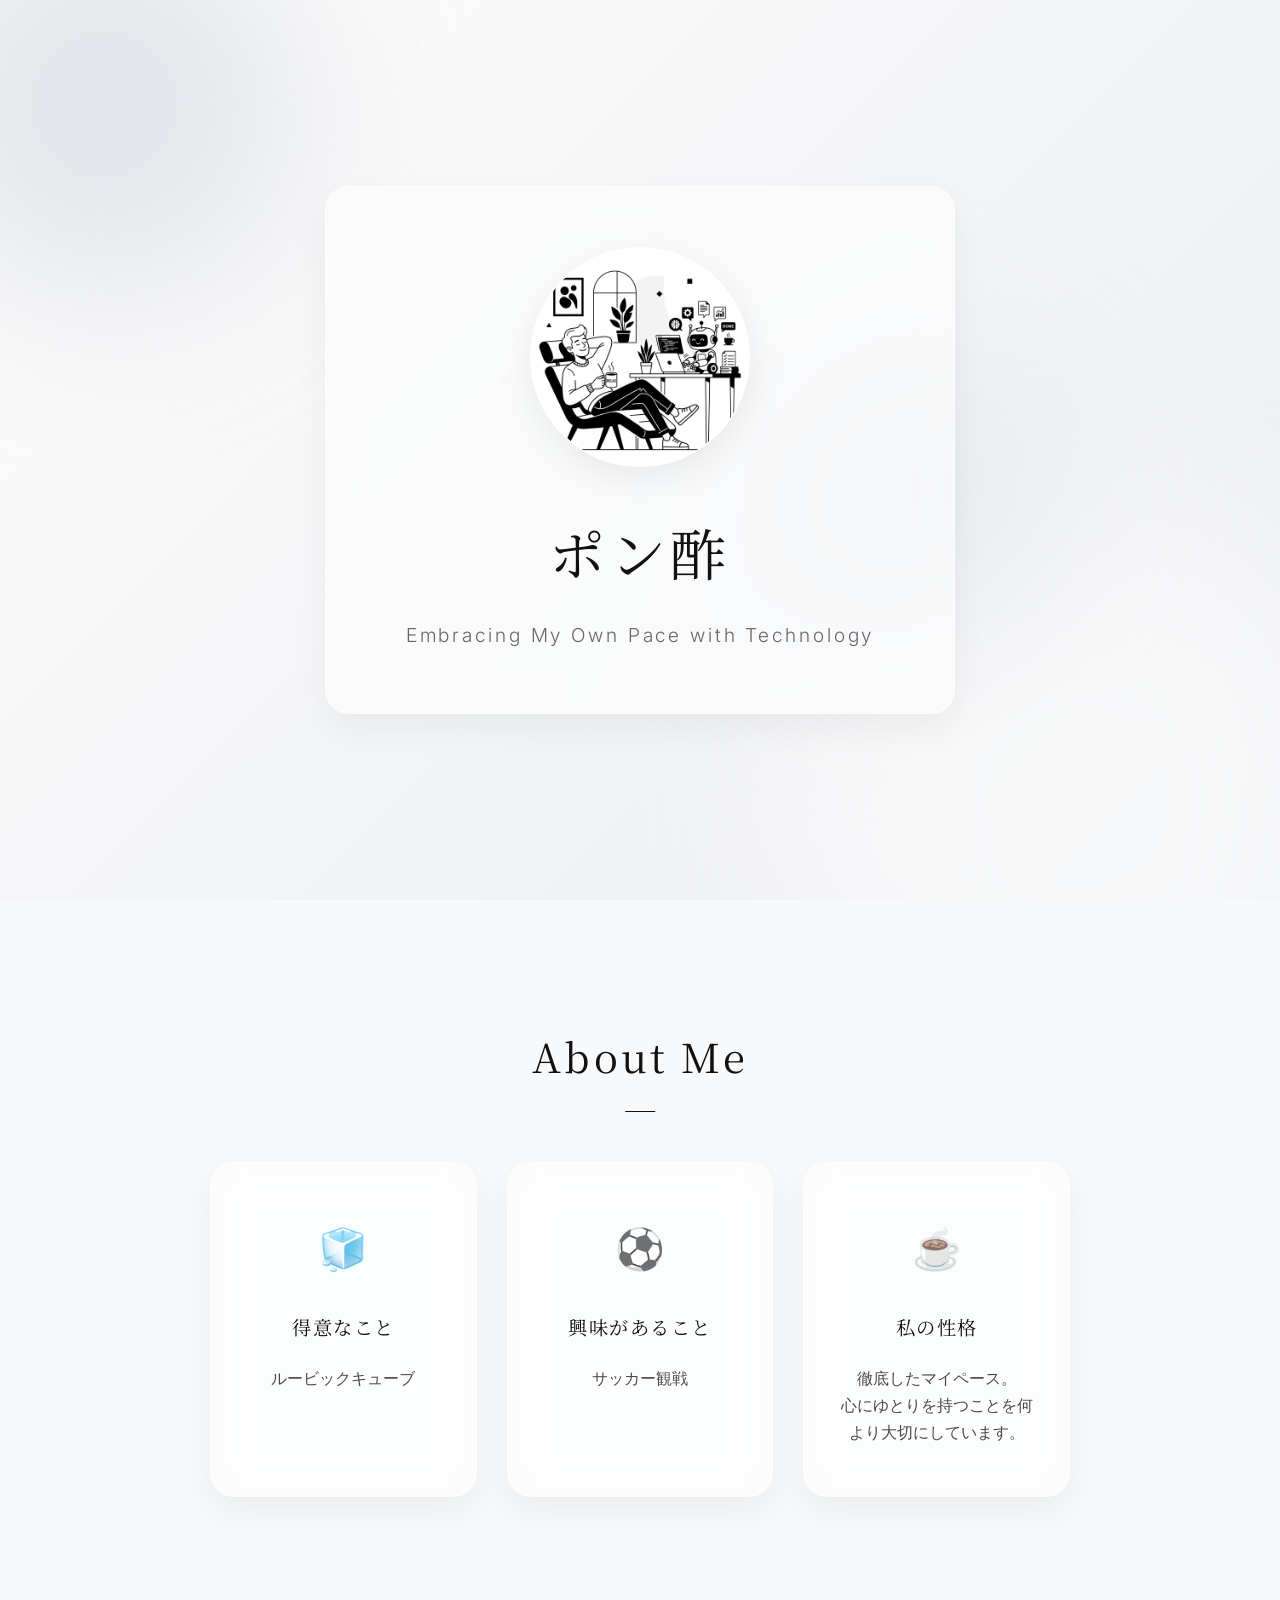
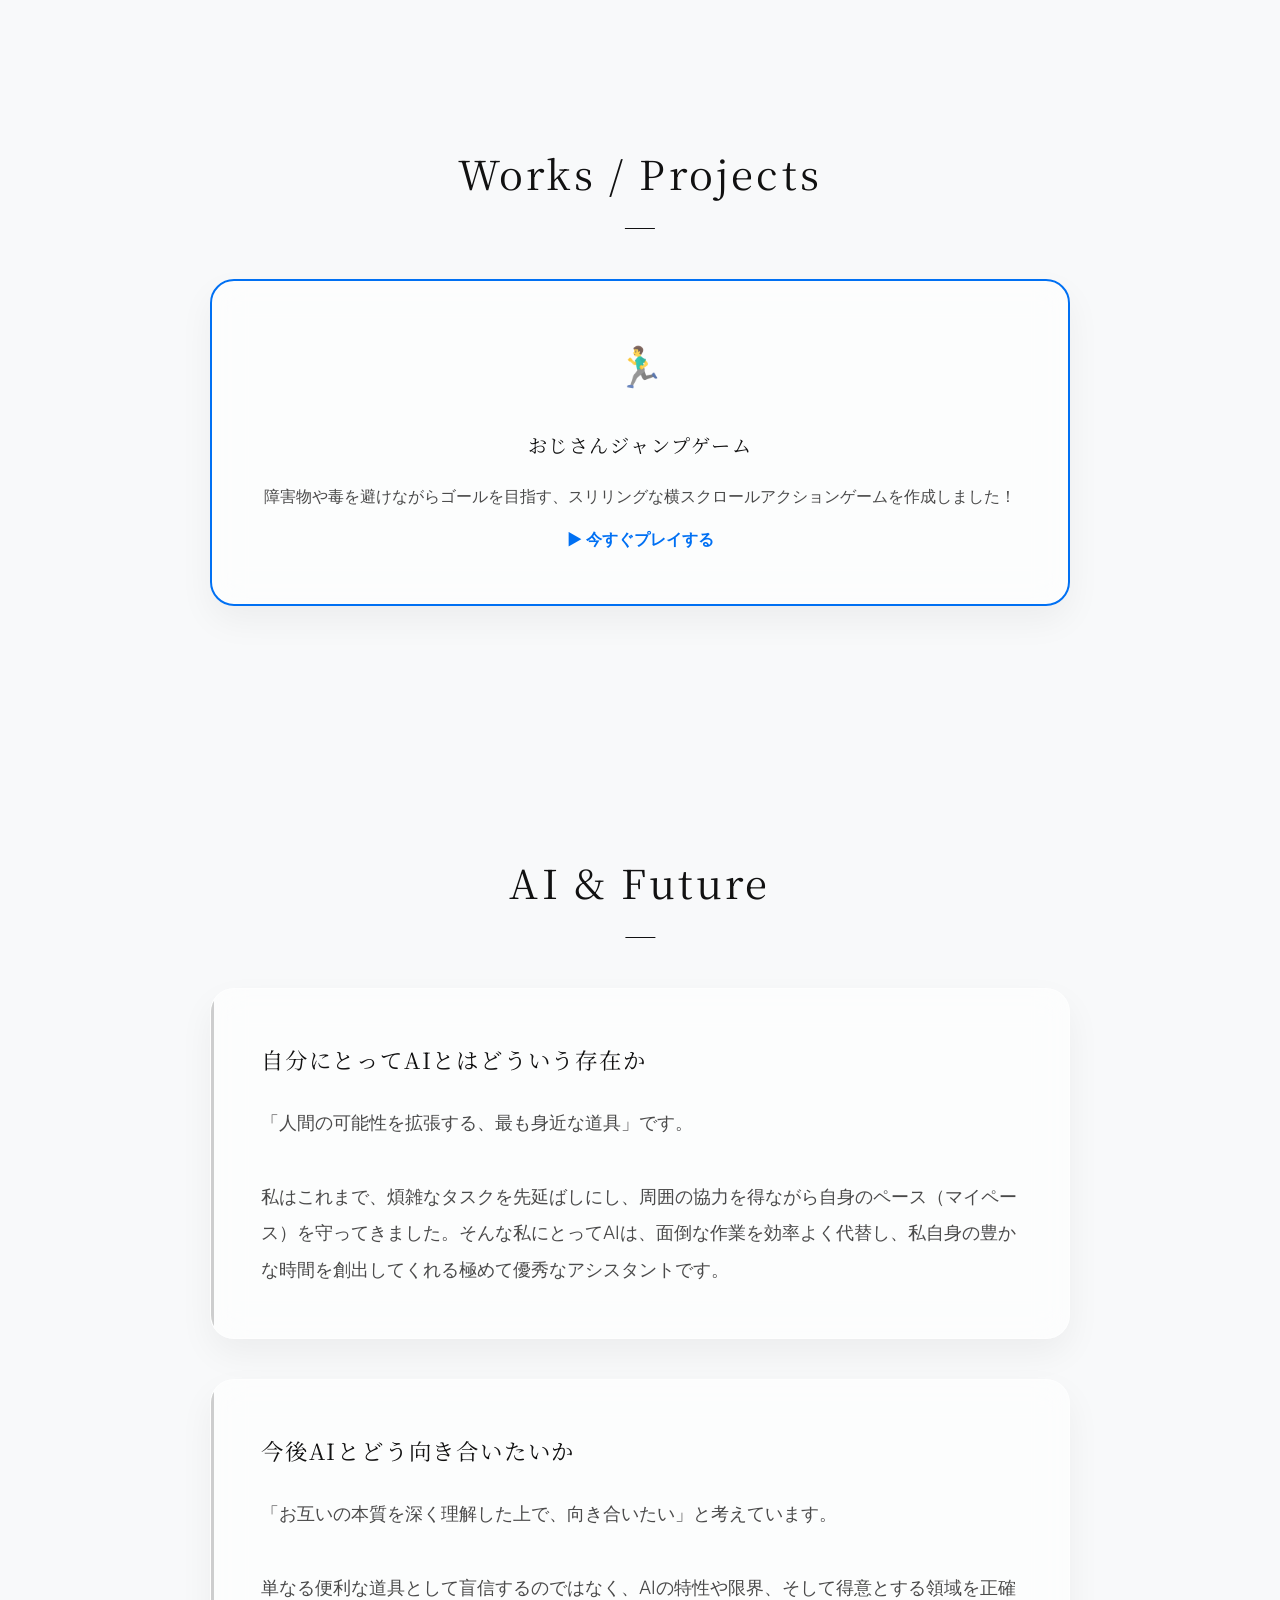
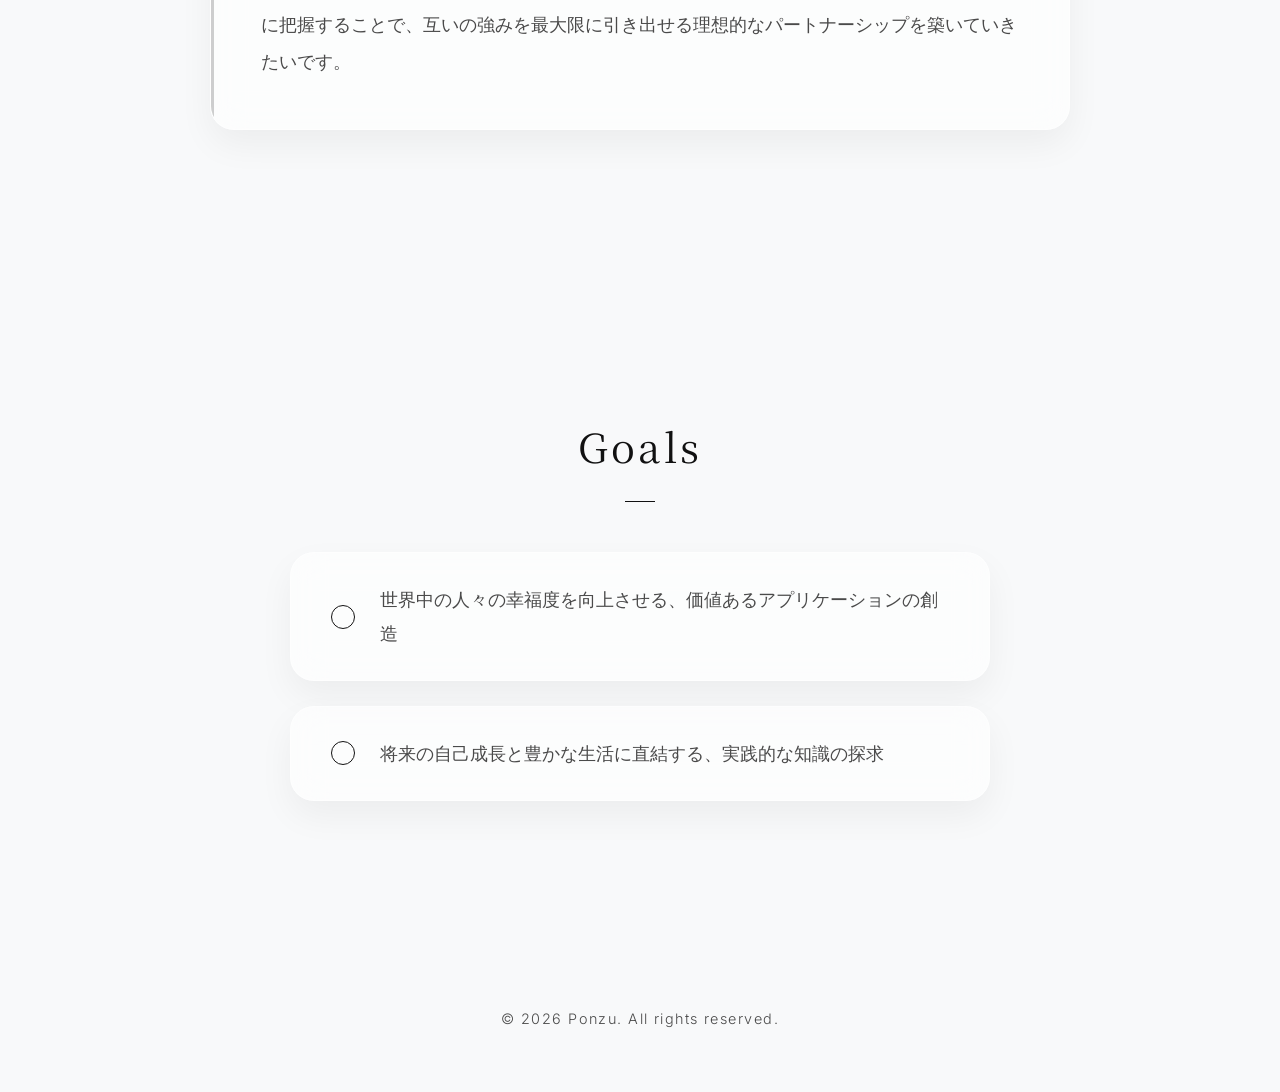
<file: index.html>
<!DOCTYPE html>
<html lang="ja">
<head>
    <meta charset="UTF-8">
    <meta name="viewport" content="width=device-width, initial-scale=1.0">
    <title>ポン酢 - Portfolio</title>
    <link rel="preconnect" href="https://fonts.googleapis.com">
    <link rel="preconnect" href="https://fonts.gstatic.com" crossorigin>
    <link href="https://fonts.googleapis.com/css2?family=Inter:wght@300;400;600&family=Noto+Serif+JP:wght@300;400;600&display=swap" rel="stylesheet">
    <link rel="stylesheet" href="style.css">
</head>
<body>
    <div class="bg-shapes">
        <div class="shape shape-1"></div>
        <div class="shape shape-2"></div>
        <div class="shape shape-3"></div>
    </div>

    <header class="hero">
        <div class="hero-content fade-in">
            <div class="avatar-container">
                <img src="avatar.png" alt="ポン酢のアバター" class="avatar">
            </div>
            <h1 class="name">ポン酢</h1>
            <p class="subtitle">Embracing My Own Pace with Technology</p>
        </div>
    </header>

    <main>
        <section class="section about">
            <div class="container slide-up">
                <h2 class="section-title">About Me</h2>
                <div class="cards">
                    <div class="card">
                        <span class="icon">🧊</span>
                        <h3>得意なこと</h3>
                        <p>ルービックキューブ</p>
                    </div>
                    <div class="card">
                        <span class="icon">⚽</span>
                        <h3>興味があること</h3>
                        <p>サッカー観戦</p>
                    </div>
                    <div class="card">
                        <span class="icon">☕</span>
                        <h3>私の性格</h3>
                        <p>徹底したマイペース。<br>心にゆとりを持つことを何より大切にしています。</p>
                    </div>
                </div>
            </div>
        </section>

        <section class="section projects">
            <div class="container slide-up">
                <h2 class="section-title">Works / Projects</h2>
                <div class="cards">
                    <a href="ojisan-game/index.html" class="card" style="text-decoration: none; color: inherit; display: block; border: 2px solid #0070f3; cursor: pointer;">
                        <span class="icon">🏃‍♂️</span>
                        <h3>おじさんジャンプゲーム</h3>
                        <p>障害物や毒を避けながらゴールを目指す、スリリングな横スクロールアクションゲームを作成しました！</p>
                        <span style="display: inline-block; margin-top: 15px; color: #0070f3; font-weight: bold;">▶ 今すぐプレイする</span>
                    </a>
                </div>
            </div>
        </section>

        <section class="section ai-perspective">
            <div class="container slide-up">
                <h2 class="section-title">AI & Future</h2>
                <div class="content-block">
                    <h3>自分にとってAIとはどういう存在か</h3>
                    <p>「人間の可能性を拡張する、最も身近な道具」です。<br><br>私はこれまで、煩雑なタスクを先延ばしにし、周囲の協力を得ながら自身のペース（マイペース）を守ってきました。そんな私にとってAIは、面倒な作業を効率よく代替し、私自身の豊かな時間を創出してくれる極めて優秀なアシスタントです。</p>
                </div>
                <div class="content-block">
                    <h3>今後AIとどう向き合いたいか</h3>
                    <p>「お互いの本質を深く理解した上で、向き合いたい」と考えています。<br><br>単なる便利な道具として盲信するのではなく、AIの特性や限界、そして得意とする領域を正確に把握することで、互いの強みを最大限に引き出せる理想的なパートナーシップを築いていきたいです。</p>
                </div>
            </div>
        </section>

        <section class="section goals">
            <div class="container slide-up">
                <h2 class="section-title">Goals</h2>
                <ul class="goal-list">
                    <li>
                        <div class="goal-item">
                            <span class="check"></span>
                            <p>世界中の人々の幸福度を向上させる、価値あるアプリケーションの創造</p>
                        </div>
                    </li>
                    <li>
                        <div class="goal-item">
                            <span class="check"></span>
                            <p>将来の自己成長と豊かな生活に直結する、実践的な知識の探求</p>
                        </div>
                    </li>
                </ul>
            </div>
        </section>
    </main>

    <footer class="footer">
        <p>&copy; 2026 Ponzu. All rights reserved.</p>
    </footer>

    <script src="script.js"></script>
</body>
</html>
</file>
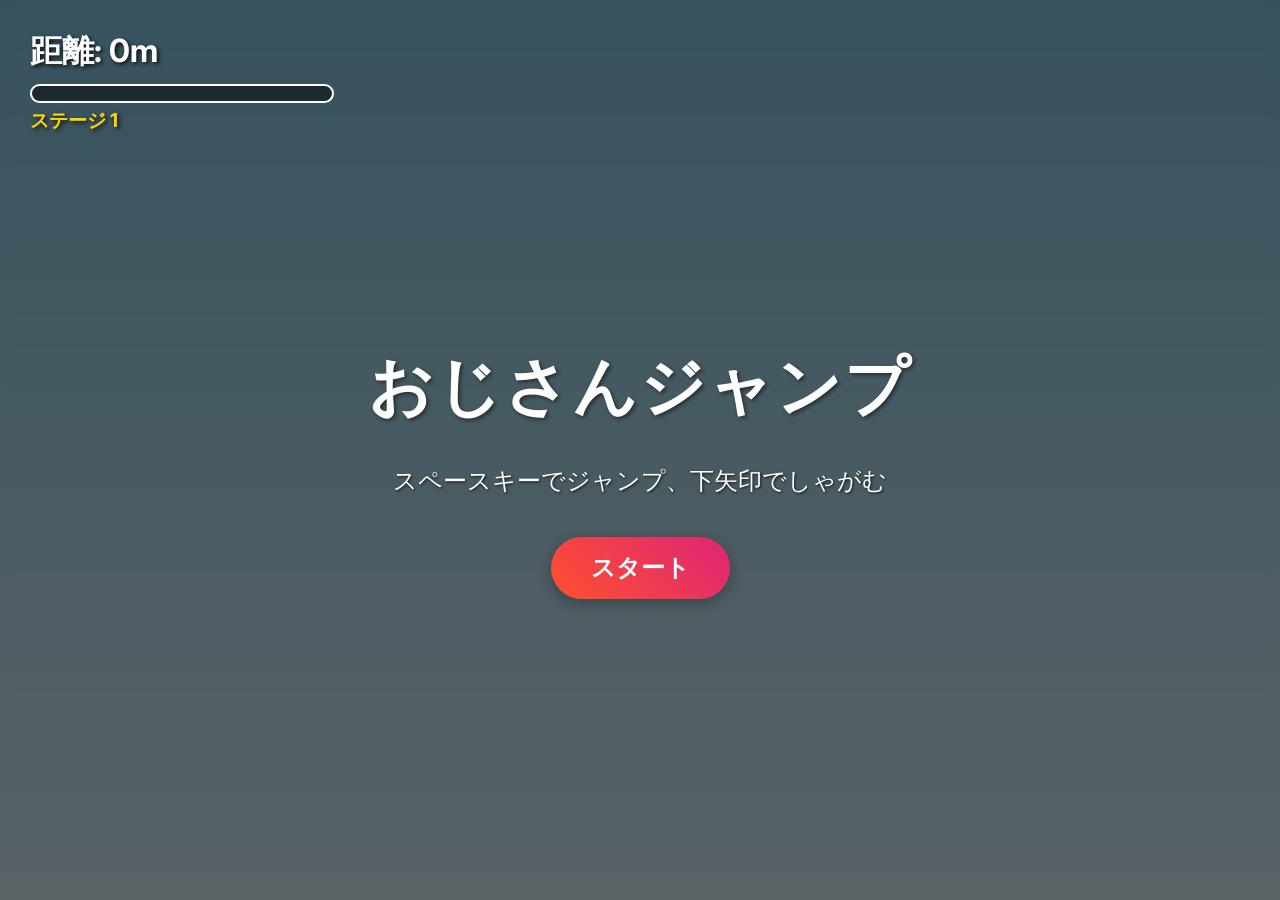
<file: ojisan-game/index.html>
<!DOCTYPE html>
<html lang="ja">
<head>
    <meta charset="UTF-8">
    <meta name="viewport" content="width=device-width, initial-scale=1.0">
    <title>おじさんジャンプ</title>
    <link rel="stylesheet" href="style.css">
    <link href="https://fonts.googleapis.com/css2?family=Inter:wght@400;700&display=swap" rel="stylesheet">
</head>
<body>
    <div id="game-container" class="time-morning">
        <canvas id="gameCanvas"></canvas>
        <div id="ui-layer">
            <div id="start-screen" class="screen active">
                <h1>おじさんジャンプ</h1>
                <p>スペースキーでジャンプ、下矢印でしゃがむ</p>
                <button id="start-btn">スタート</button>
            </div>
            <div id="game-over-screen" class="screen">
                <h2>ゲームオーバー</h2>
                <p>スコア: <span id="final-score">0</span>m</p>
                <button id="restart-btn">もう一度</button>
            </div>
            <div id="game-clear-screen" class="screen">
                <h2 class="spinning-goal">ゴール！</h2>
                <p>ステージクリア！ スコア: <span id="clear-score">0</span>m</p>
                <button id="next-stage-btn">次のステージへ</button>
                <button id="next-btn" style="display:none;">タイトルへ</button>
            </div>
            <div id="hud">
                <div id="score-display">距離: 0m</div>
                <div id="progress-container">
                    <div id="progress-bar"></div>
                </div>
                <div id="stage-display">ステージ 1</div>
            </div>
        </div>
    </div>
    <script src="game.js"></script>
</body>
</html>
</file>
<file: style.css>
:root {
    --bg-color: #f8f9fa;
    --text-color: #2c2c2c;
    --accent-color: #111111;
    --glass-bg: rgba(255, 255, 255, 0.6);
    --glass-border: rgba(255, 255, 255, 0.4);
    --shadow: 0 15px 35px rgba(0, 0, 0, 0.05);
}

* {
    margin: 0;
    padding: 0;
    box-sizing: border-box;
}

body {
    font-family: 'Inter', 'Noto Sans JP', sans-serif;
    background-color: var(--bg-color);
    color: var(--text-color);
    line-height: 1.8;
    overflow-x: hidden;
    position: relative;
}

h1, h2, h3 {
    font-family: 'Noto Serif JP', serif;
    font-weight: 400;
    letter-spacing: 0.08em;
}

p {
    font-family: 'Inter', 'Noto Sans JP', sans-serif;
    font-weight: 300;
    color: #4a4a4a;
}

.container {
    max-width: 900px;
    margin: 0 auto;
    padding: 0 20px;
}

/* Relaxed Background Animation */
.bg-shapes {
    position: fixed;
    top: 0;
    left: 0;
    width: 100vw;
    height: 100vh;
    z-index: -1;
    overflow: hidden;
    background: linear-gradient(135deg, #fdfdfd 0%, #ebedf0 100%);
}

.shape {
    position: absolute;
    border-radius: 50%;
    filter: blur(80px);
    opacity: 0.6;
    animation: float 20s infinite ease-in-out alternate;
}

.shape-1 {
    width: 400px;
    height: 400px;
    background: #d4d8e0;
    top: -100px;
    left: -100px;
    animation-duration: 25s;
}

.shape-2 {
    width: 600px;
    height: 600px;
    background: #ffffff;
    bottom: -200px;
    right: -100px;
    animation-duration: 30s;
    animation-delay: -5s;
}

.shape-3 {
    width: 300px;
    height: 300px;
    background: #e2e5ea;
    top: 40%;
    left: 60%;
    animation-duration: 22s;
    animation-delay: -10s;
}

@keyframes float {
    0% { transform: translate(0, 0) scale(1); }
    100% { transform: translate(30px, 50px) scale(1.1); }
}

/* Hero Section */
.hero {
    height: 100vh;
    display: flex;
    justify-content: center;
    align-items: center;
    text-align: center;
}

.hero-content {
    padding: 60px 80px;
    transition: transform 0.5s ease;
}

.avatar-container {
    width: 220px;
    height: 220px;
    margin: 0 auto 35px;
    border-radius: 50%;
    overflow: hidden;
    border: 1px solid var(--glass-border);
    box-shadow: 0 10px 40px rgba(0, 0, 0, 0.08);
    background-color: #fff;
}

.avatar {
    width: 100%;
    height: 100%;
    object-fit: cover;
    transition: transform 1.5s cubic-bezier(0.2, 0.8, 0.2, 1);
}

.avatar-container:hover .avatar {
    transform: scale(1.08);
}

.name {
    font-size: 3.5rem;
    margin-bottom: 15px;
    color: var(--accent-color);
}

.subtitle {
    font-size: 1.2rem;
    color: #666;
    letter-spacing: 0.15em;
    font-weight: 300;
}

/* Sections */
.section {
    padding: 120px 0;
}

.section-title {
    font-size: 2.5rem;
    text-align: center;
    margin-bottom: 70px;
    position: relative;
    display: inline-block;
    left: 50%;
    transform: translateX(-50%);
    color: var(--accent-color);
}

.section-title::after {
    content: '';
    position: absolute;
    bottom: -20px;
    left: 50%;
    transform: translateX(-50%);
    width: 30px;
    height: 1px;
    background-color: var(--accent-color);
    transition: width 0.6s ease;
}

.section:hover .section-title::after {
    width: 60px;
}

/* Cards (About) */
.cards {
    display: flex;
    gap: 30px;
    justify-content: center;
}

@media (max-width: 768px) {
    .cards {
        flex-direction: column;
    }
}

.card {
    padding: 50px 30px;
    flex: 1;
    text-align: center;
    transition: transform 0.6s cubic-bezier(0.2, 0.8, 0.2, 1), box-shadow 0.6s ease;
}

.card:hover {
    transform: translateY(-8px);
    box-shadow: 0 20px 40px rgba(0, 0, 0, 0.08);
}

.card .icon {
    font-size: 2.5rem;
    display: block;
    margin-bottom: 25px;
    opacity: 0.8;
}

.card h3 {
    font-size: 1.2rem;
    margin-bottom: 20px;
    color: var(--accent-color);
}

.card p {
    font-size: 1rem;
    line-height: 1.7;
}

/* Content Blocks (AI) */
.content-block {
    padding: 50px;
    margin-bottom: 40px;
    position: relative;
    overflow: hidden;
    transition: transform 0.6s cubic-bezier(0.2, 0.8, 0.2, 1);
}

.content-block::before {
    content: '';
    position: absolute;
    top: 0;
    left: 0;
    width: 3px;
    height: 100%;
    background: var(--accent-color);
    opacity: 0.2;
    transition: opacity 0.4s ease;
}

.content-block:hover {
    transform: translateY(-5px);
}

.content-block:hover::before {
    opacity: 1;
}

.content-block h3 {
    font-size: 1.4rem;
    margin-bottom: 25px;
    color: var(--accent-color);
}

.content-block p {
    font-size: 1.15rem;
    line-height: 2;
    color: #4a4a4a;
}

/* Goals List */
.goal-list {
    list-style: none;
    max-width: 700px;
    margin: 0 auto;
}

.goal-item {
    display: flex;
    align-items: center;
    padding: 30px 40px;
    margin-bottom: 25px;
    transition: transform 0.6s cubic-bezier(0.2, 0.8, 0.2, 1), box-shadow 0.6s ease;
}

.goal-item:hover {
    transform: translateX(10px);
    box-shadow: 0 15px 30px rgba(0,0,0,0.06);
}

.goal-item .check {
    position: relative;
    width: 24px;
    height: 24px;
    border: 1px solid var(--accent-color);
    border-radius: 50%;
    margin-right: 25px;
    flex-shrink: 0;
}

.goal-item .check::after {
    content: '';
    position: absolute;
    top: 50%;
    left: 50%;
    transform: translate(-50%, -50%) scale(0);
    width: 10px;
    height: 10px;
    background-color: var(--accent-color);
    border-radius: 50%;
    transition: transform 0.4s cubic-bezier(0.2, 0.8, 0.2, 1);
}

.goal-item:hover .check::after {
    transform: translate(-50%, -50%) scale(1);
}

.goal-item p {
    font-size: 1.15rem;
    font-weight: 300;
}

/* Footer */
.footer {
    text-align: center;
    padding: 60px 0;
    color: #888;
    font-size: 0.9rem;
    letter-spacing: 0.1em;
}

/* Animations */
.fade-in {
    opacity: 0;
    transition: opacity 1.5s ease-out;
}

.fade-in.visible {
    opacity: 1;
}

.slide-up {
    opacity: 0;
    transform: translateY(30px);
    transition: opacity 1.2s cubic-bezier(0.2, 0.8, 0.2, 1), transform 1.2s cubic-bezier(0.2, 0.8, 0.2, 1);
}

.slide-up.visible {
    opacity: 1;
    transform: translateY(0);
}

/* Glassmorphism Styles applied to elements */
.hero-content, .card, .content-block, .goal-item {
    background: var(--glass-bg);
    backdrop-filter: blur(16px);
    -webkit-backdrop-filter: blur(16px);
    border: 1px solid var(--glass-border);
    border-radius: 24px;
    box-shadow: var(--shadow);
}
</file>
<file: ojisan-game/style.css>
body, html {
    margin: 0;
    padding: 0;
    width: 100%;
    height: 100%;
    overflow: hidden;
    background-color: #111;
    font-family: 'Inter', sans-serif;
}

#game-container {
    position: relative;
    width: 100%;
    height: 100%;
    display: flex;
    justify-content: center;
    align-items: center;
    transition: background 5s ease;
    background: linear-gradient(to bottom, #87CEEB, #E0F6FF); /* Morning default */
}

#game-container.time-morning {
    background: linear-gradient(to bottom, #87CEEB, #E0F6FF);
}

#game-container.time-evening {
    background: linear-gradient(to bottom, #FF7E5F, #FEB47B);
}

#game-container.time-night {
    background: linear-gradient(to bottom, #0F2027, #203A43, #2C5364);
}

#gameCanvas {
    display: block;
    background: transparent;
    max-width: 100%;
    max-height: 100%;
}

#ui-layer {
    position: absolute;
    top: 0;
    left: 0;
    width: 100%;
    height: 100%;
    pointer-events: none;
}

.screen {
    position: absolute;
    top: 0;
    left: 0;
    width: 100%;
    height: 100%;
    display: flex;
    flex-direction: column;
    justify-content: center;
    align-items: center;
    background: rgba(0, 0, 0, 0.6);
    color: white;
    opacity: 0;
    visibility: hidden;
    transition: opacity 0.3s ease;
    pointer-events: auto;
    backdrop-filter: blur(5px);
}

.screen.active {
    opacity: 1;
    visibility: visible;
}

h1, h2 {
    font-size: 4rem;
    margin-bottom: 10px;
    text-shadow: 2px 2px 4px rgba(0,0,0,0.5);
    letter-spacing: 2px;
}

p {
    font-size: 1.5rem;
    margin-bottom: 40px;
    text-shadow: 1px 1px 3px rgba(0,0,0,0.8);
}

button {
    padding: 15px 40px;
    font-size: 1.5rem;
    font-weight: bold;
    cursor: pointer;
    background: linear-gradient(45deg, #FF512F, #DD2476);
    color: white;
    border: none;
    border-radius: 50px;
    box-shadow: 0 4px 15px rgba(0,0,0,0.3);
    transition: transform 0.2s, box-shadow 0.2s;
}

button:hover {
    transform: scale(1.05);
    box-shadow: 0 6px 20px rgba(0,0,0,0.4);
}

#hud {
    position: absolute;
    top: 30px;
    left: 30px;
    color: white;
    font-size: 2rem;
    font-weight: bold;
    text-shadow: 2px 2px 4px rgba(0,0,0,0.8);
}

#progress-container {
    width: 300px;
    height: 15px;
    background: rgba(0, 0, 0, 0.5);
    border-radius: 10px;
    margin-top: 10px;
    overflow: hidden;
    border: 2px solid white;
}

#progress-bar {
    width: 0%;
    height: 100%;
    background: linear-gradient(90deg, #00FF00, #00FFFF);
    transition: width 0.1s linear;
}

#stage-display {
    margin-top: 5px;
    font-size: 1.2rem;
    color: #FFD700;
}

.spinning-goal {
    font-size: 6rem;
    color: #FFD700;
    text-shadow: 0 0 20px #FFA500, 3px 3px 6px rgba(0,0,0,0.8);
    animation: spin-and-scale 2s infinite linear;
    margin-bottom: 30px;
}

@keyframes spin-and-scale {
    0% { transform: rotate(0deg) scale(1); }
    50% { transform: rotate(18deg) scale(1.2); } /* 激しすぎないように少し回転 */
    100% { transform: rotate(0deg) scale(1); }
}
</file>
